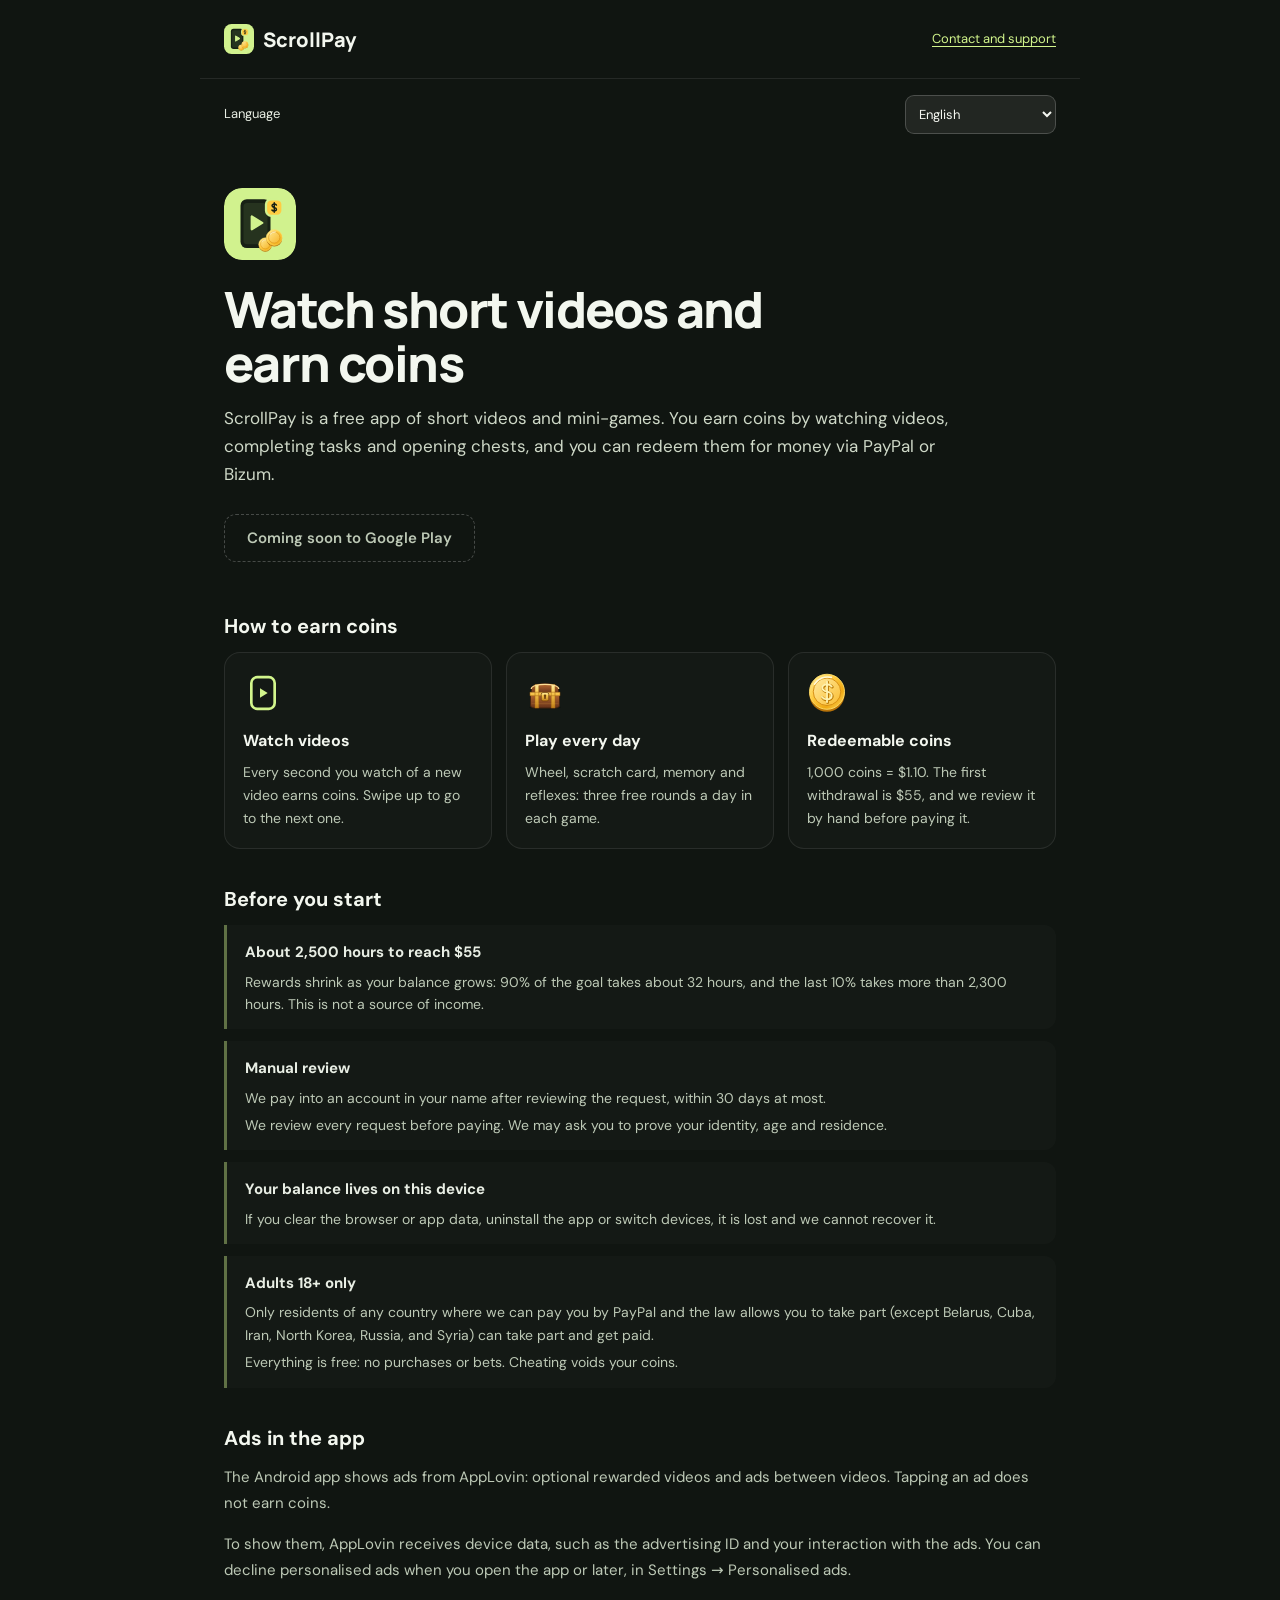
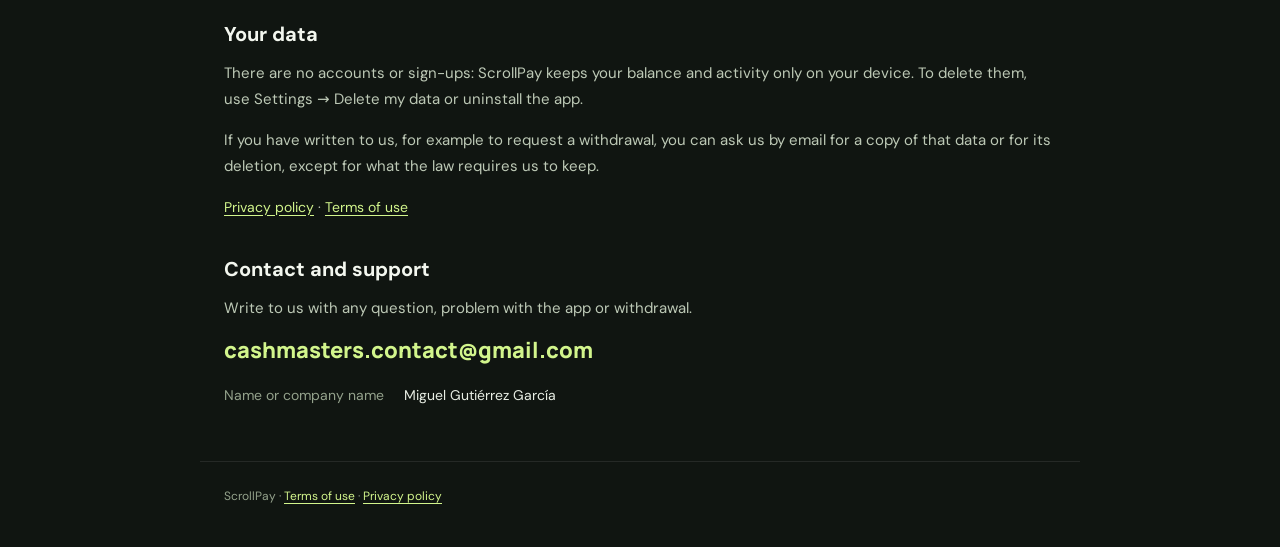
<file: index.html>
<!doctype html>
<html lang="es" data-page="about">
<head>
  <meta charset="utf-8">
  <meta name="viewport" content="width=device-width,initial-scale=1,viewport-fit=cover">
  <meta name="theme-color" content="#101211">
  <meta name="description" content="ScrollPay: app gratuita de vídeos cortos y minijuegos en la que ganas monedas canjeables. Cómo funciona, anuncios, datos y contacto.">
  <title>ScrollPay · Vídeos cortos y monedas</title>
  <link rel="icon" href="icon.svg" type="image/svg+xml">
  <link rel="stylesheet" href="legal-page.css">
  <link rel="stylesheet" href="about.css">
  <script src="currency.js"></script><script src="locales.js"></script><script src="i18n.js"></script>
</head>
<body>
  <!-- Página pública de la app (sitio web del desarrollador en Google Play). Se publica con: npm run site (ver docs/SITE.md). -->
  <header><a class="brand" href="./"><img src="icon.svg" alt="">ScrollPay</a><a href="#contacto">Contacto y soporte</a></header>
  <div class="language-bar" data-language></div>
  <main>
    <section class="hero">
      <img class="hero-icon" src="icon.svg" alt="" width="72" height="72">
      <h1>Mira vídeos cortos y gana monedas</h1>
      <p class="lead">ScrollPay es una app gratuita de vídeos cortos y minijuegos. Ganas monedas al ver vídeos, completar tareas y abrir cofres, y puedes canjearlas por dinero por PayPal o Bizum.</p>
      <div class="actions">
        <!-- Cuando la app esté publicada, pon en href su enlace: https://play.google.com/store/apps/details?id=com.cashmasters.watchearn -->
        <a class="button" id="play" href="" hidden>Descargar en Google Play</a>
        <span class="button soon" id="play-soon">Próximamente en Google Play</span>
      </div>
    </section>

    <section>
      <h2>Cómo conseguir monedas</h2>
      <div class="cards">
        <article class="card">
          <svg class="card-icon" viewBox="0 0 24 24" aria-hidden="true"><rect x="5" y="2.5" width="14" height="19" rx="3.5"/><path d="M10.2 9.2v5.6l4.6-2.8z"/></svg>
          <h3>Mira vídeos</h3>
          <p>Cada segundo que ves de un vídeo nuevo suma monedas. Desliza hacia arriba para pasar al siguiente.</p>
        </article>
        <article class="card">
          <img class="card-icon" src="chest.svg" alt="">
          <h3>Juega cada día</h3>
          <p>Ruleta, rasca, memoria y reflejos: tres partidas gratis al día en cada juego.</p>
        </article>
        <article class="card">
          <img class="card-icon" src="coin.svg" alt="">
          <h3>Monedas canjeables</h3>
          <p id="redeem" data-no-i18n></p>
        </article>
      </div>
    </section>

    <section>
      <h2>Antes de empezar</h2>
      <div class="facts">
        <p class="fact"><strong id="hours-title" data-no-i18n></strong><span id="hours-info" data-no-i18n></span></p>
        <p class="fact"><strong>Revisión manual</strong><span id="payout" data-no-i18n></span><span>Revisamos cada solicitud antes de pagar. Podemos pedirte que acredites tu identidad, edad y residencia.</span></p>
        <p class="fact"><strong>Tu saldo vive en este dispositivo</strong><span>Si borras los datos del navegador o de la app, la desinstalas o cambias de dispositivo, se pierde y no podemos recuperarlo.</span></p>
        <p class="fact"><strong id="adults">Solo mayores de 18 años</strong><span id="countries" data-no-i18n></span><span>Todo es gratuito: sin compras ni apuestas. Las trampas anulan las monedas.</span></p>
      </div>
    </section>

    <section id="anuncios">
      <h2>Anuncios en la app</h2>
      <p>La app para Android muestra anuncios de AppLovin: vídeos con recompensa, que son opcionales, y anuncios entre vídeos. Pulsar un anuncio no da monedas.</p>
      <p>Para mostrarlos, AppLovin recibe datos del dispositivo, como el identificador de publicidad y tu interacción con los anuncios. Puedes rechazar los anuncios personalizados al abrir la app o después, en Ajustes → Anuncios personalizados.</p>
    </section>

    <section id="datos">
      <h2>Tus datos</h2>
      <p>No hay cuentas ni registro: ScrollPay guarda tu saldo y tu actividad solo en tu dispositivo. Para borrarlos, usa Ajustes → Borrar mis datos o desinstala la app.</p>
      <p>Si nos has escrito, por ejemplo para pedir una retirada, puedes pedirnos por correo una copia de esos datos o que los borremos, salvo los que la ley nos obligue a conservar.</p>
      <p class="links"><a href="privacy.html">Política de privacidad</a> · <a href="terms.html">Condiciones de uso</a></p>
    </section>

    <section id="contacto">
      <h2>Contacto y soporte</h2>
      <p>Escríbenos para cualquier duda, problema con la app o retirada.</p>
      <p class="contact-email" id="email" data-no-i18n></p>
      <dl class="operator" id="operator" data-no-i18n></dl>
    </section>
  </main>
  <footer><span data-no-i18n>ScrollPay · </span><a href="terms.html">Condiciones de uso</a> · <a href="privacy.html">Política de privacidad</a></footer>
  <script src="legal-config.js"></script><script src="economy.js"></script><script src="legal.js"></script><script src="legal-text/es.js"></script><script src="about.js"></script>
</body>
</html>
</file>
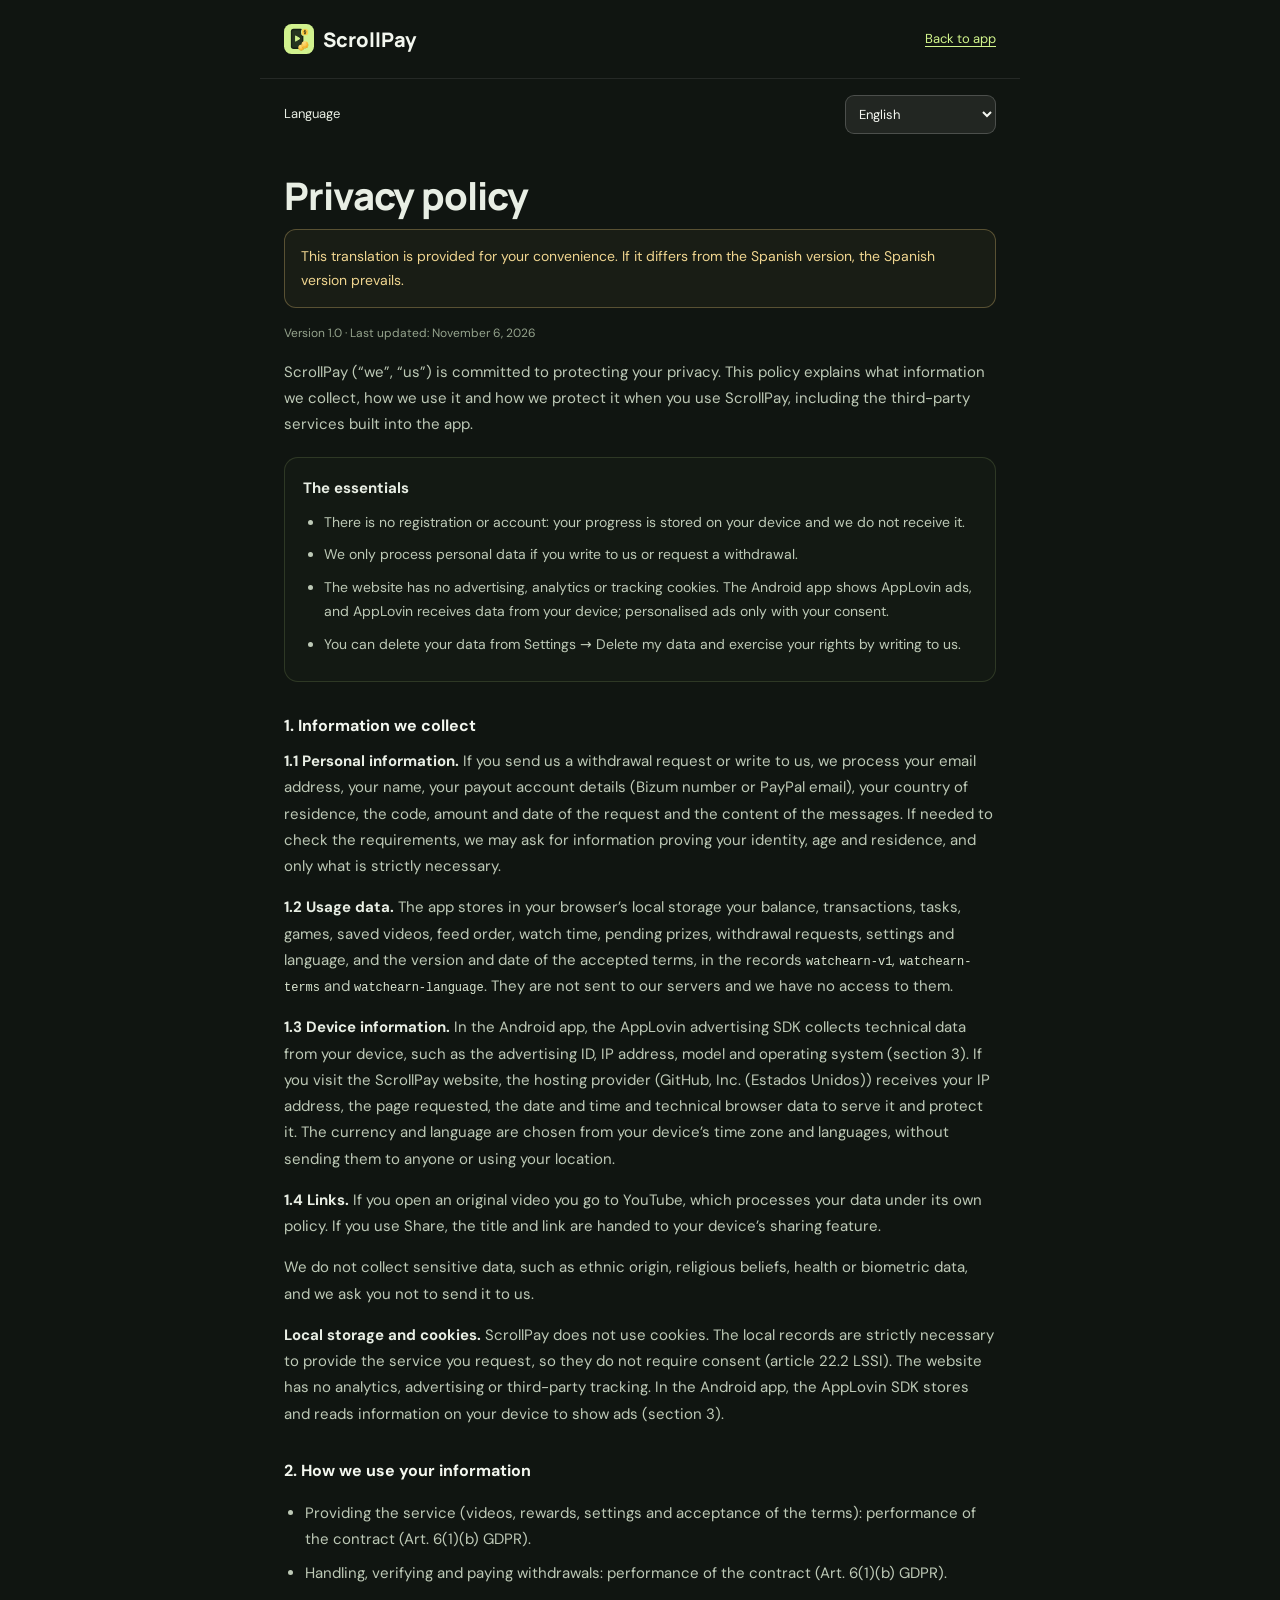
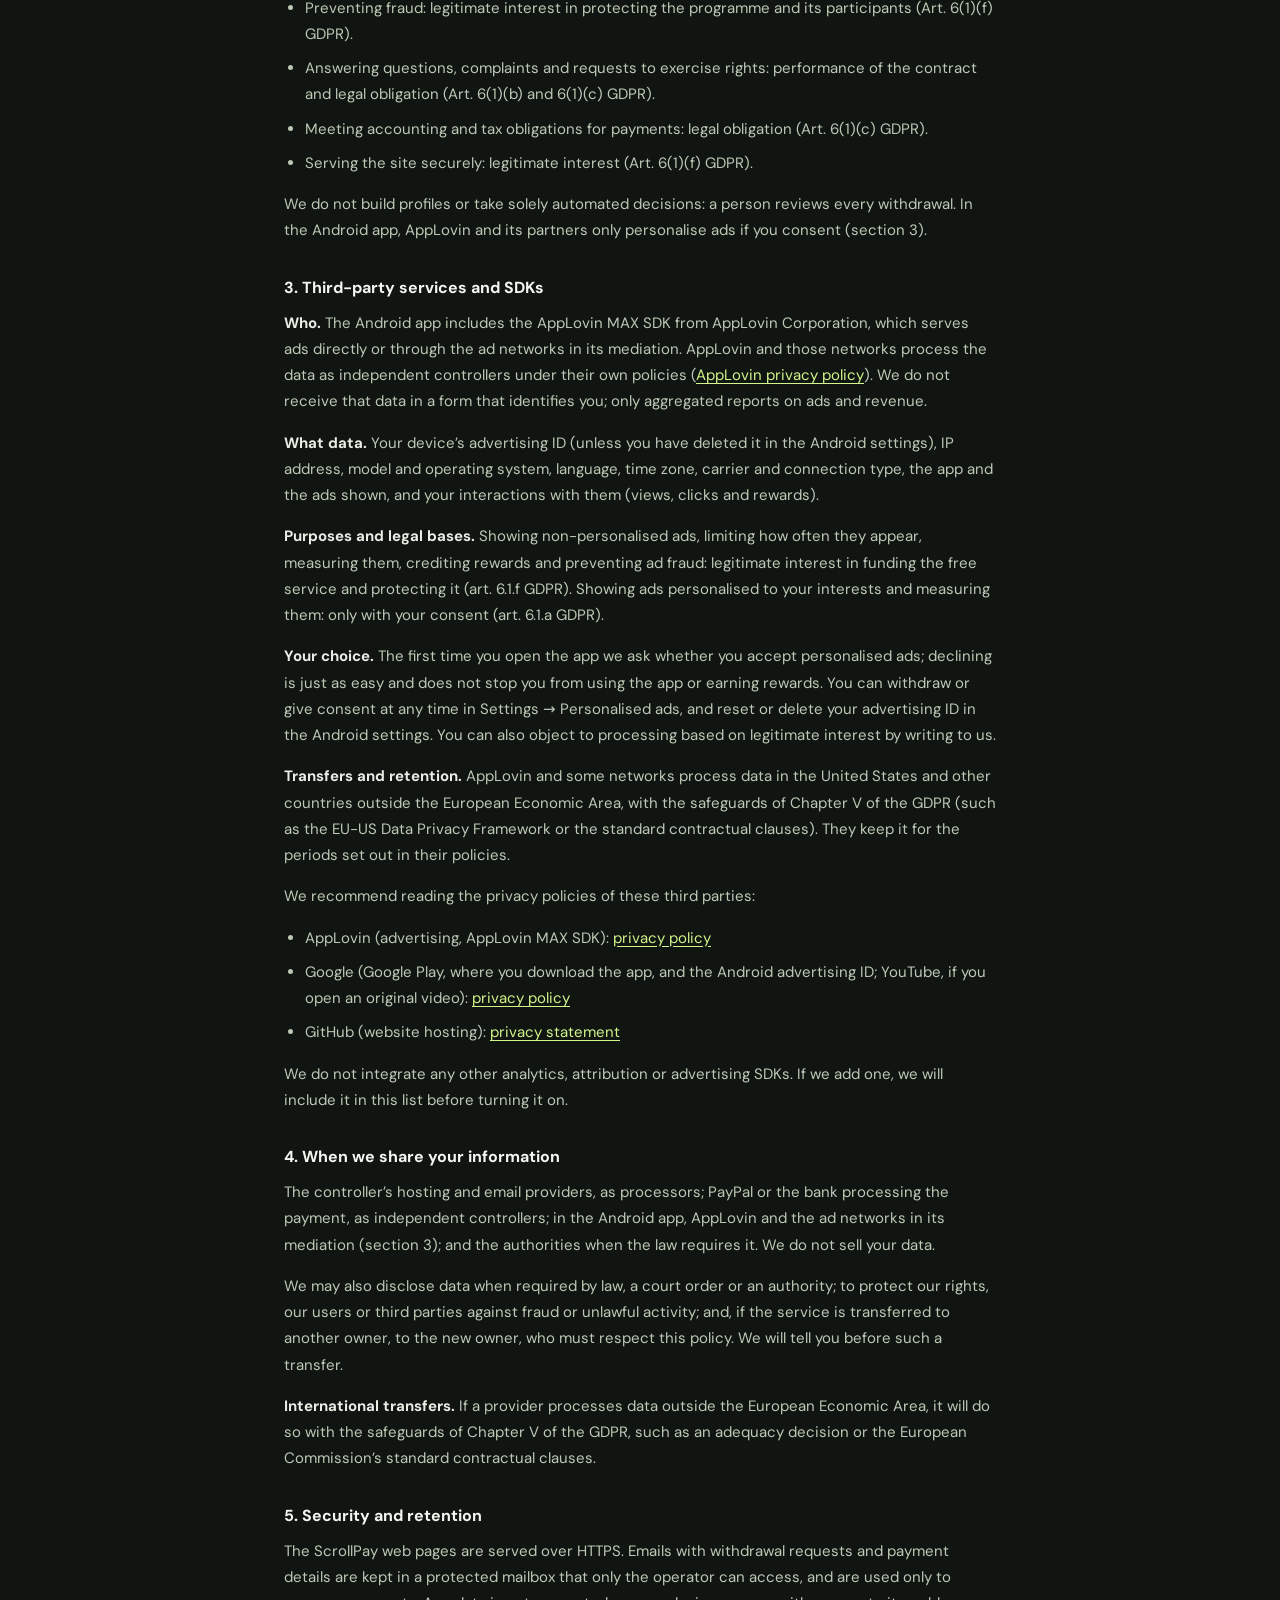
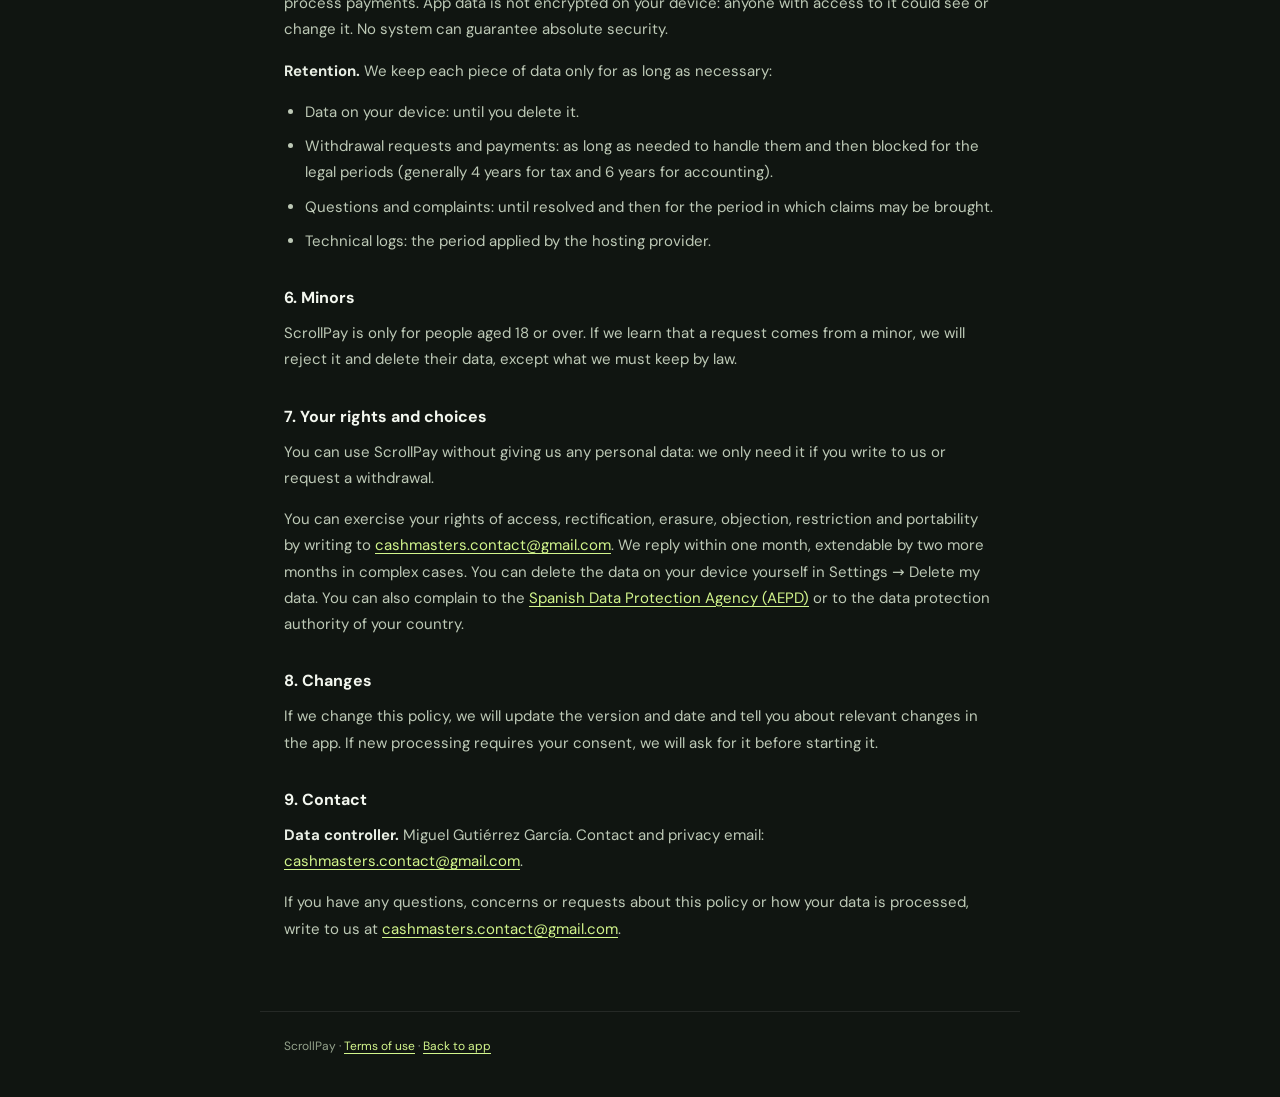
<file: privacy.html>
<!doctype html>
<html lang="es" data-page="legal" data-legal="privacy">
<head>
  <meta charset="utf-8">
  <meta name="viewport" content="width=device-width,initial-scale=1,viewport-fit=cover">
  <meta name="theme-color" content="#101211">
  <meta name="description" content="Política de privacidad de ScrollPay: información que recogemos, cómo la usamos, servicios de terceros, conservación y derechos.">
  <title>Política de privacidad · ScrollPay</title>
  <link rel="icon" href="icon.svg" type="image/svg+xml">
  <link rel="stylesheet" href="legal-page.css">
  <script src="currency.js"></script><script src="locales.js"></script><script src="i18n.js"></script>
</head>
<body>
  <header><a class="brand" href="./"><img src="icon.svg" alt="">ScrollPay</a><a href="./">Volver a la app</a></header>
  <div class="language-bar" data-language></div>
  <main>
    <h1 data-no-i18n>Política de privacidad</h1>
    <div id="legal" data-no-i18n></div>
  </main>
  <footer><span data-no-i18n>ScrollPay · </span><a href="terms.html" data-other data-no-i18n>Condiciones de uso</a> · <a href="./">Volver a la app</a></footer>
  <script src="legal-config.js"></script><script src="economy.js"></script><script src="legal.js"></script><script src="legal-text/es.js"></script><script src="legal-page.js"></script>
</body>
</html>
</file>
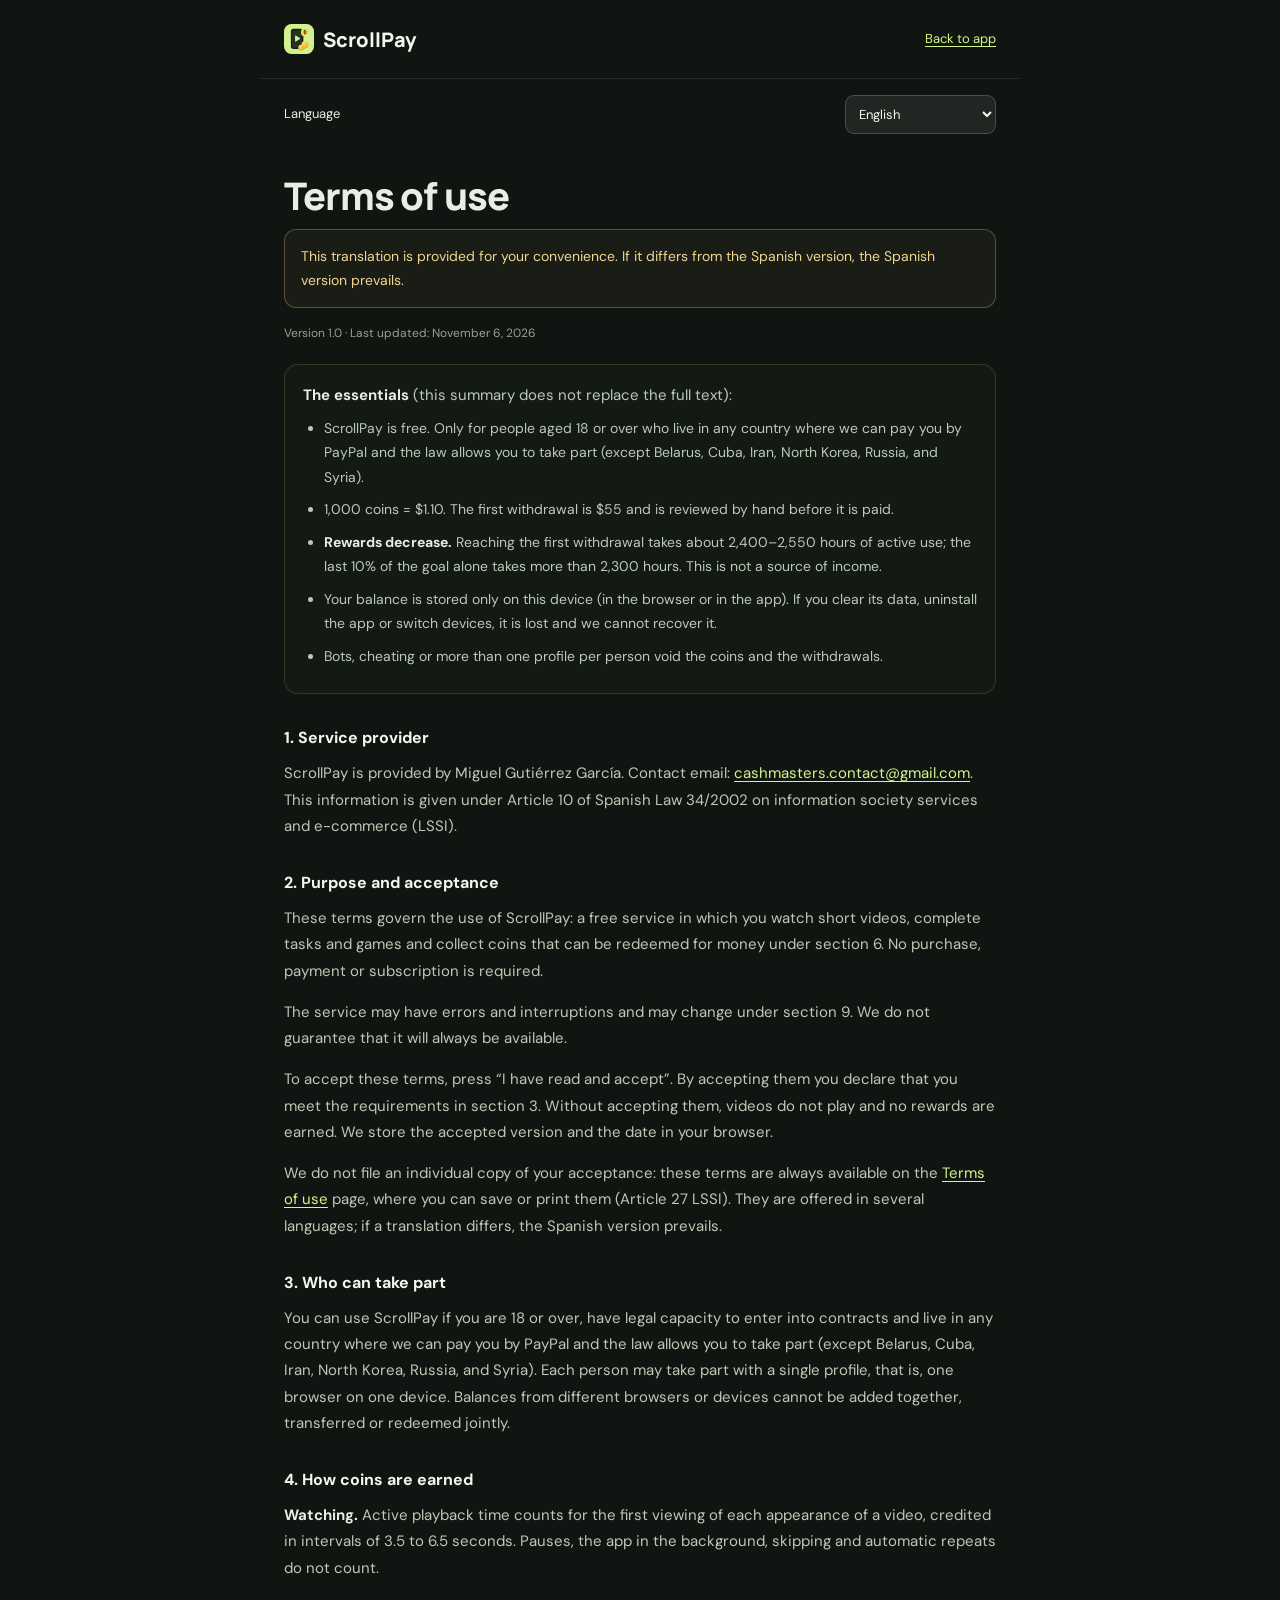
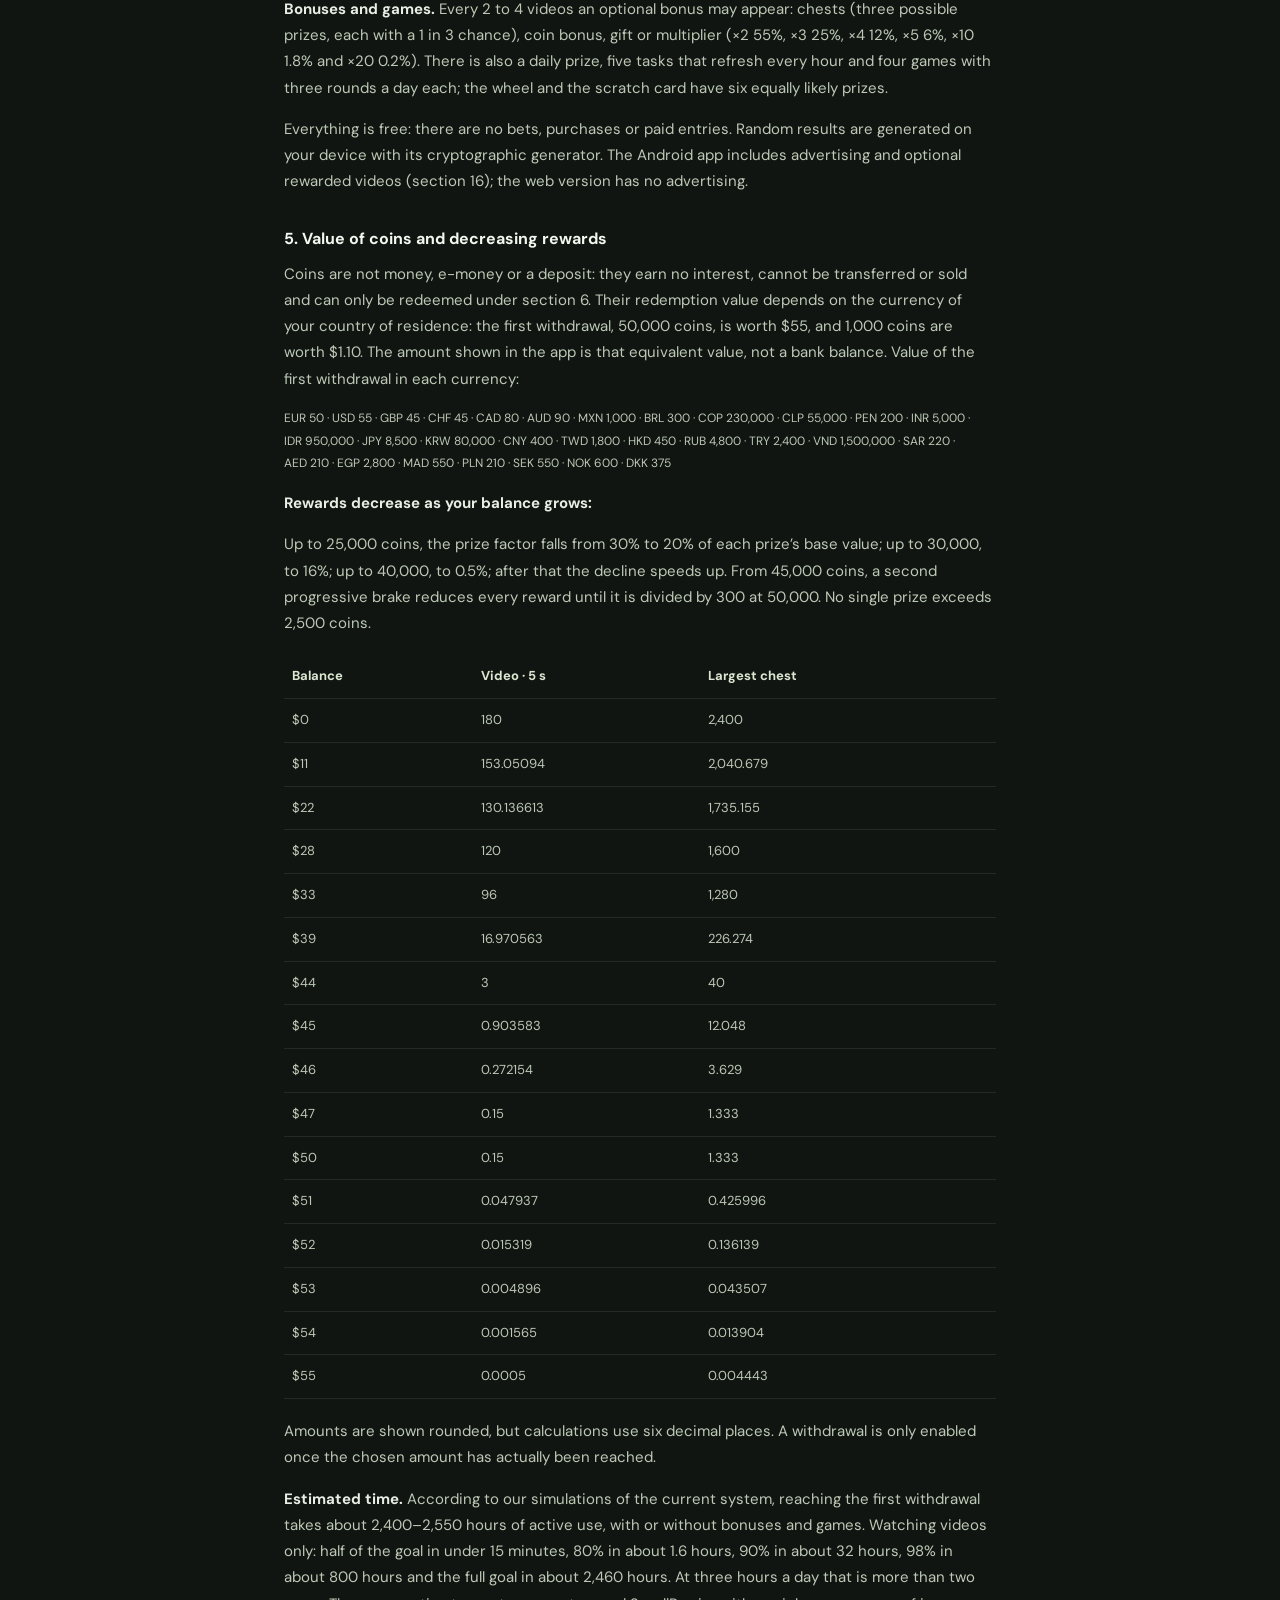
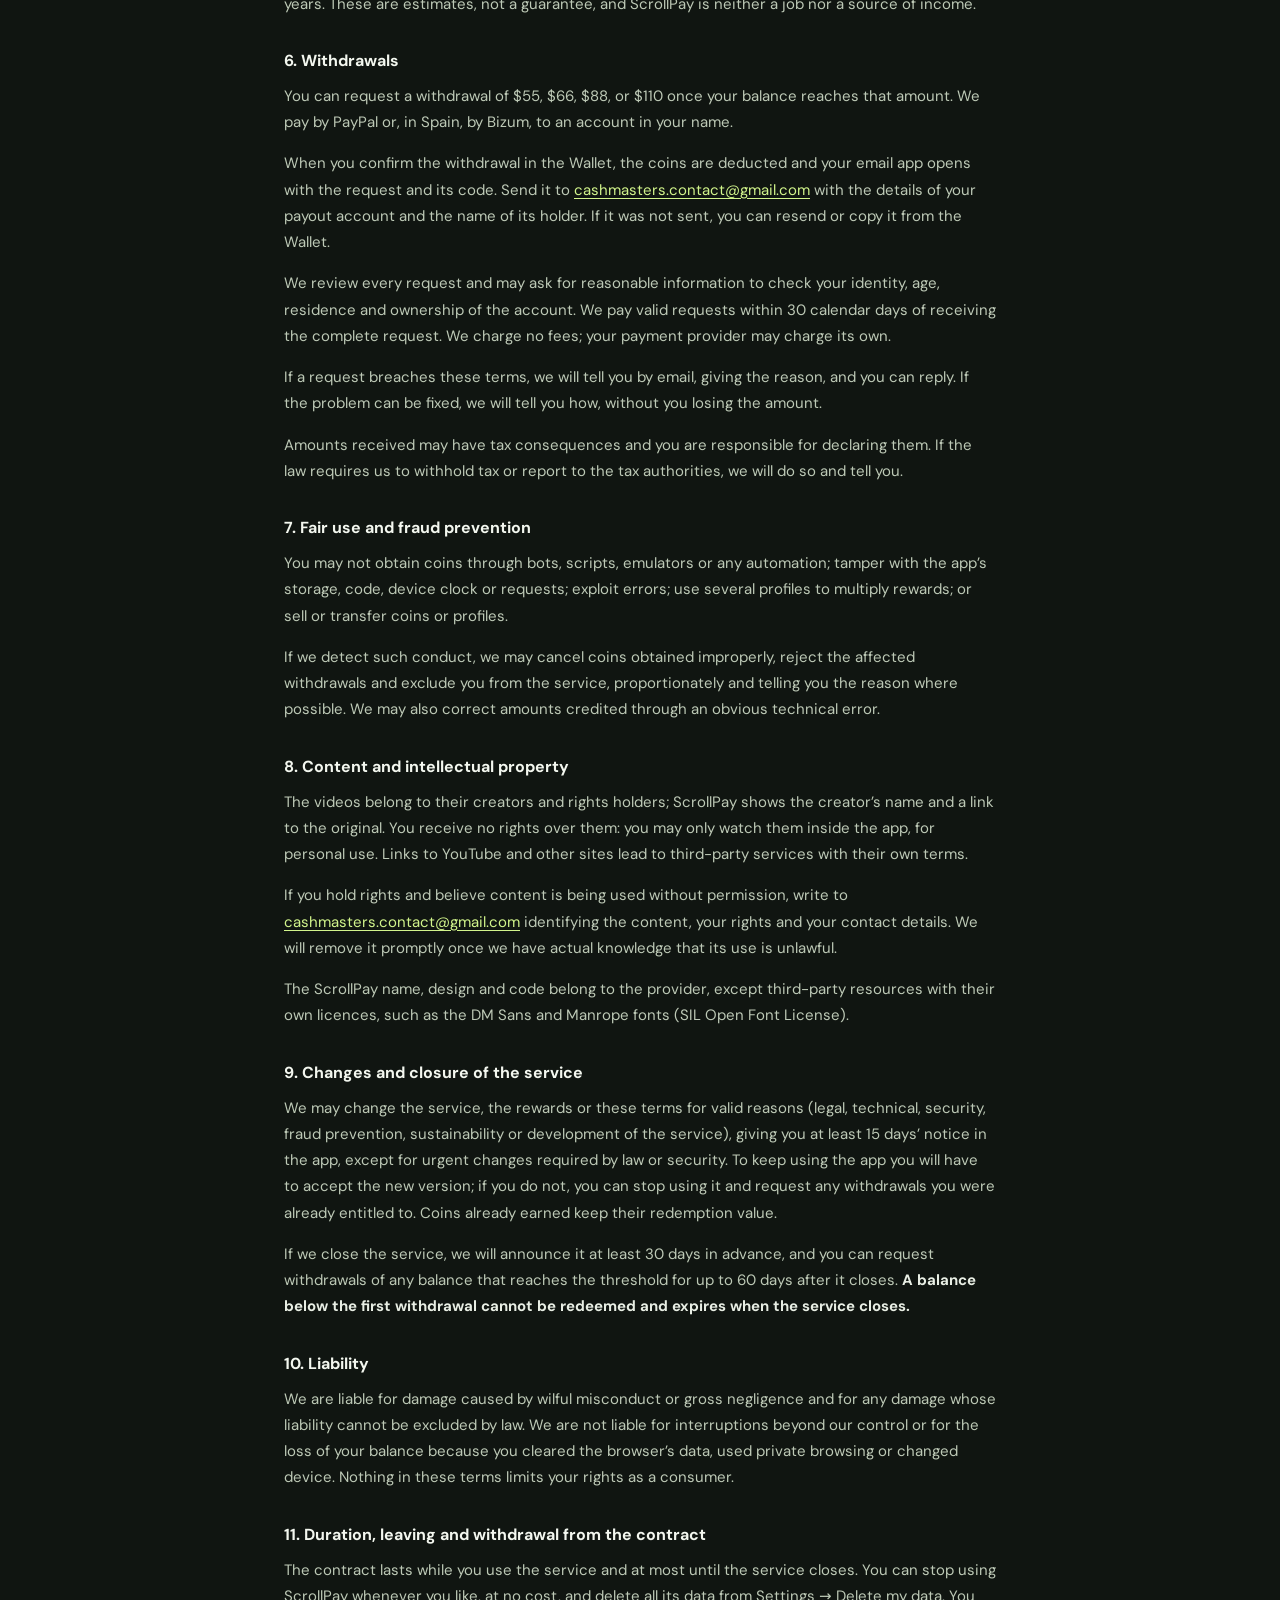
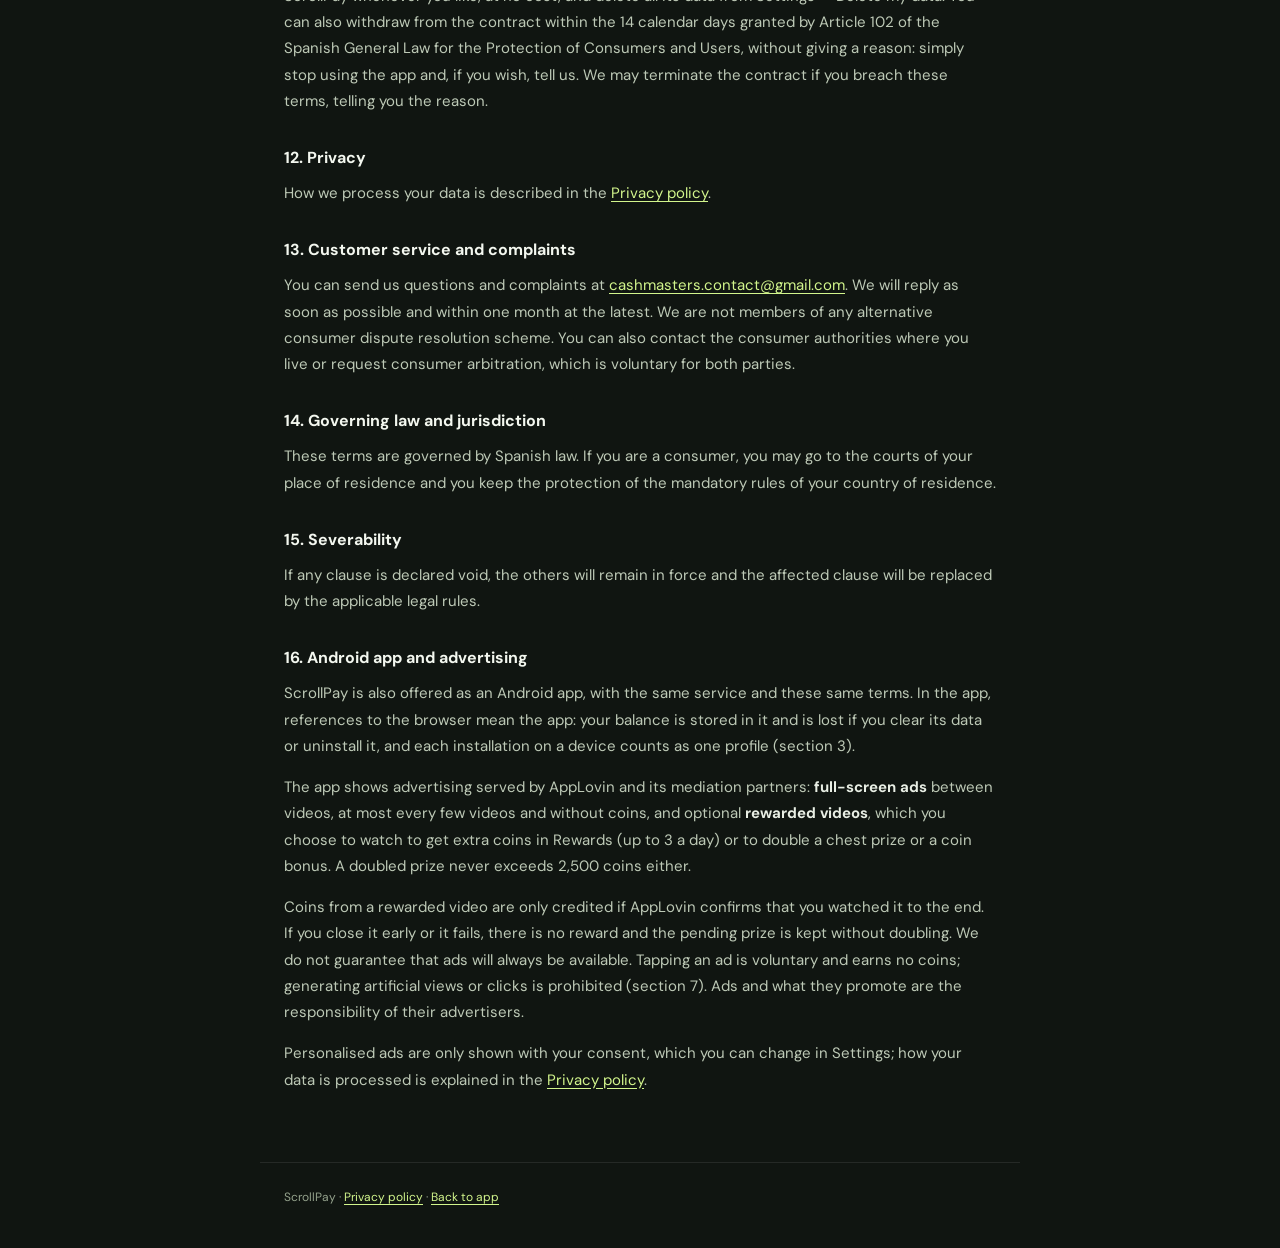
<file: terms.html>
<!doctype html>
<html lang="es" data-page="legal" data-legal="terms">
<head>
  <meta charset="utf-8">
  <meta name="viewport" content="width=device-width,initial-scale=1,viewport-fit=cover">
  <meta name="theme-color" content="#101211">
  <meta name="description" content="Condiciones de uso de ScrollPay: monedas, recompensas, retiradas, normas y derechos.">
  <title>Condiciones de uso · ScrollPay</title>
  <link rel="icon" href="icon.svg" type="image/svg+xml">
  <link rel="stylesheet" href="legal-page.css">
  <script src="currency.js"></script><script src="locales.js"></script><script src="i18n.js"></script>
</head>
<body>
  <header><a class="brand" href="./"><img src="icon.svg" alt="">ScrollPay</a><a href="./">Volver a la app</a></header>
  <div class="language-bar" data-language></div>
  <main>
    <h1 data-no-i18n>Condiciones de uso</h1>
    <div id="legal" data-no-i18n></div>
  </main>
  <footer><span data-no-i18n>ScrollPay · </span><a href="privacy.html" data-other data-no-i18n>Política de privacidad</a> · <a href="./">Volver a la app</a></footer>
  <script src="legal-config.js"></script><script src="economy.js"></script><script src="legal.js"></script><script src="legal-text/es.js"></script><script src="legal-page.js"></script>
</body>
</html>
</file>
<file: legal-page.css>
/* Standalone legal pages (terms.html, privacy.html): readable, printable, same palette as the app. */
@import url('fonts/fonts.css');
:root{color-scheme:dark}*{box-sizing:border-box}
body{margin:0;background:#101511;color:#e8eee4;font:15px/1.75 'DM Sans',system-ui,-apple-system,BlinkMacSystemFont,"Segoe UI",sans-serif}
a{color:#d2f58c;text-underline-offset:3px}a:focus-visible,summary:focus-visible{outline:2px solid #d2f58c;outline-offset:5px}
header,main,footer,.language-bar{width:min(760px,100%);margin:auto;padding:24px}
header{display:flex;align-items:center;justify-content:space-between;gap:20px;border-bottom:1px solid #ffffff16}
.brand{display:flex;align-items:center;gap:9px;color:#f3f7ef;font:800 20px Manrope,sans-serif;text-decoration:none}.brand img{width:30px;height:30px}

header>a:last-child{font-size:13px}
.language-bar{padding-block:16px 0}
.language-row{display:flex;gap:14px;align-items:center;justify-content:space-between;font-size:13px}
.language-select{background:#222622;color:#f4f6f0;font:inherit;border:1px solid #ffffff30;border-radius:9px;padding:9px;max-width:70%}
h1{font:800 clamp(28px,5vw,38px)/1.2 Manrope,sans-serif;letter-spacing:-1.1px;margin:15px 0 10px}
h2{font-size:20px;line-height:1.4;margin:36px 0 12px;color:#f3f7ef}
h3{font-size:16px;margin:30px 0 8px;color:#f3f7ef}
p{margin:0 0 15px;color:#bdc9b6}li{color:#bdc9b6;margin:8px 0}ul{padding-left:21px}strong{color:#e8eee4}
.meta,.terms-version{font-size:12px;color:#94a28c}
.legal-summary{padding:17px 18px;margin:20px 0;border:1px solid #d2f58c24;border-radius:14px;background:#d2f58c05}.legal-summary ul{margin:0}.legal-summary li{font-size:14px}.legal-summary p{margin:0 0 6px}
.legal-pending{color:#f0d690;font-weight:650;background:#e6c7771a;border-radius:5px;padding:0 4px}
.legal-language-note{padding:14px 16px;border:1px solid #e6c77750;border-radius:12px;background:#e6c7770b;color:#f0d690;font-size:14px}
table{width:100%;border-collapse:collapse;font-size:13px;margin:19px 0}
th,td{text-align:left;padding:10px 8px;border-bottom:1px solid #ffffff16;vertical-align:top;overflow-wrap:anywhere}th{color:#dce7d2}td{color:#bdc9b6}
code{font-size:12px;color:#dce7d2;overflow-wrap:anywhere}
.rules-example{display:flex;justify-content:space-between;gap:10px;padding:12px 14px;border:1px solid #ffffff16;border-radius:12px;font-size:13px}
details.formula{margin:0 0 15px}details.formula summary{color:#d2f58c;cursor:pointer}details.formula p{font-size:13px;margin-top:10px}
footer{border-top:1px solid #ffffff16;font-size:12px;color:#94a28c;margin-top:30px;padding-bottom:40px}
html[dir=rtl] th,html[dir=rtl] td{text-align:start}
@media(max-width:480px){header,main,footer,.language-bar{padding-inline:16px}body{font-size:14px}header>a:last-child{font-size:12px}h2{font-size:18px}th,td{padding:9px 5px;font-size:12px}}
@media print{:root{color-scheme:light}body{background:#fff;color:#000}p,li,td,th,strong,h1,h2,h3,.meta,.terms-version{color:#000}a{color:#000}header>a:last-child,.language-bar,footer a{display:none}.legal-summary,.legal-language-note{border-color:#999;background:none;color:#000}}
.legal-currencies{font-size:12px;line-height:1.9;color:#bdc9b6}.legal-currencies span{white-space:nowrap}
</file>
<file: about.css>
/* about.html: public page of the app, on top of legal-page.css (same palette and fonts). */
[hidden]{display:none!important}
header,main,footer,.language-bar{width:min(880px,100%)}
section{scroll-margin-top:16px}
.hero{padding:30px 0 6px}
.hero-icon{display:block;width:72px;height:72px;border-radius:18px}
.hero h1{font-size:clamp(32px,6.4vw,50px);line-height:1.08;letter-spacing:-1.6px;margin:22px 0 14px;max-width:16ch;color:#f3f7ef}
.lead{font-size:17px;line-height:1.65;color:#cfd9c8;max-width:62ch}
.actions{display:flex;flex-wrap:wrap;gap:12px;margin:26px 0 8px}
.button{display:inline-flex;align-items:center;justify-content:center;min-height:48px;padding:0 22px;border-radius:12px;font:700 15px/1.2 'DM Sans',system-ui,sans-serif;text-decoration:none;background:#d2f58c;color:#141b0f}
.button:hover{background:#e0fba8}
.button.soon{background:none;color:#bdc9b6;border:1px dashed #ffffff3a;font-weight:600}
.cards{display:grid;grid-template-columns:repeat(auto-fit,minmax(min(230px,100%),1fr));gap:14px}
.card{padding:20px 18px 18px;border:1px solid #ffffff16;border-radius:16px;background:#ffffff05}
.card h3{margin:14px 0 6px}
.card p{margin:0;font-size:14px;line-height:1.65}
.card-icon{display:block;width:40px;height:40px;object-fit:contain}
svg.card-icon{fill:none;stroke:#d2f58c;stroke-width:1.6;stroke-linejoin:round}svg.card-icon path{fill:#d2f58c;stroke:none}
.facts{display:grid;gap:12px}
.fact{display:grid;gap:5px;margin:0;padding:14px 18px;border-inline-start:3px solid #d2f58c66;border-radius:0 12px 12px 0;background:#ffffff05}
html[dir=rtl] .fact{border-radius:12px 0 0 12px}
.fact strong{font-size:15px}.fact span{font-size:14px;line-height:1.6;color:#bdc9b6}
.links{font-size:14px}
.contact-email{margin:6px 0 18px;font:800 clamp(18px,4vw,22px)/1.3 Manrope,sans-serif;overflow-wrap:anywhere}.contact-email a{text-decoration:none}
.contact-email:empty,.operator:empty{display:none}
.operator{display:grid;grid-template-columns:max-content 1fr;gap:8px 20px;margin:0;font-size:14px}
.operator dt{color:#94a28c}.operator dd{margin:0;color:#e8eee4;overflow-wrap:anywhere}
@media(max-width:480px){.hero{padding-top:18px}.lead{font-size:16px}.button{flex:1 1 100%}.operator{grid-template-columns:1fr;gap:2px}.operator dd{margin-bottom:8px}}
@media print{.actions,.language-bar{display:none}.card,.fact{border-color:#999;background:none}}
</file>
